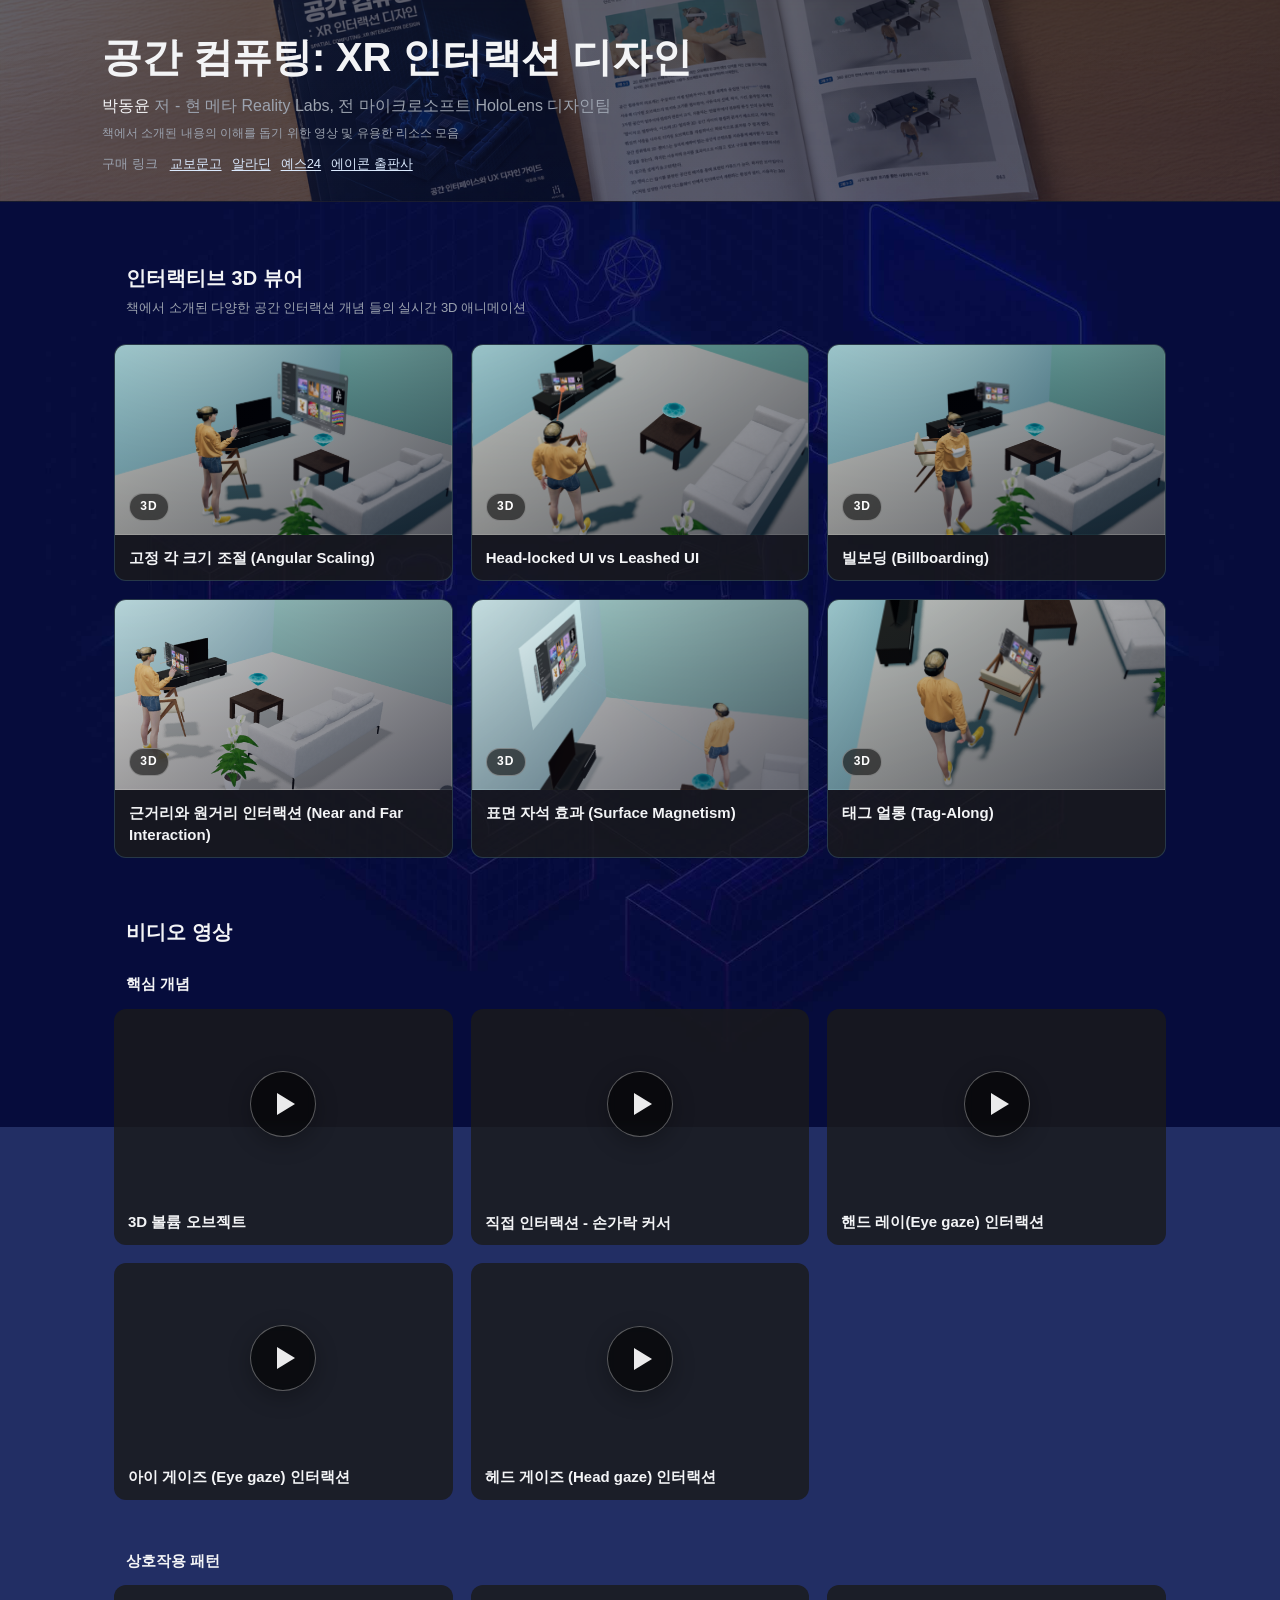
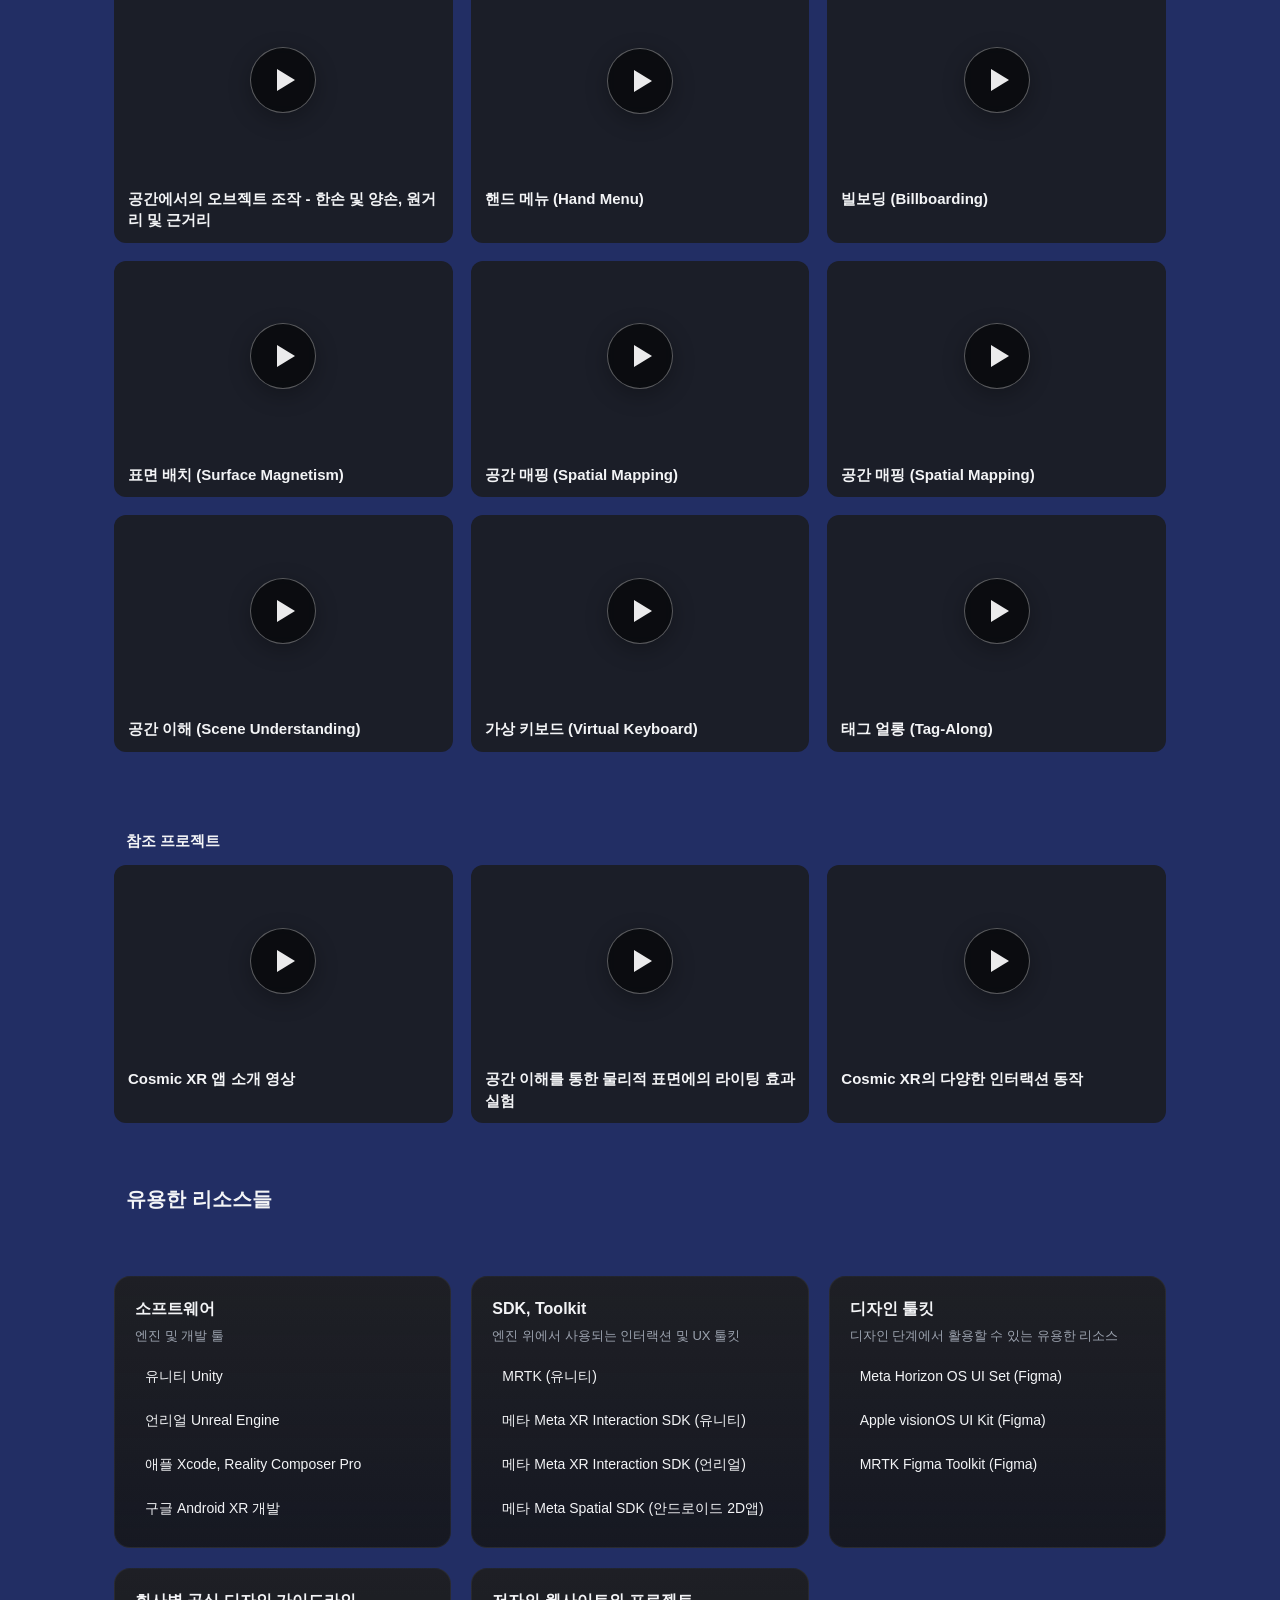
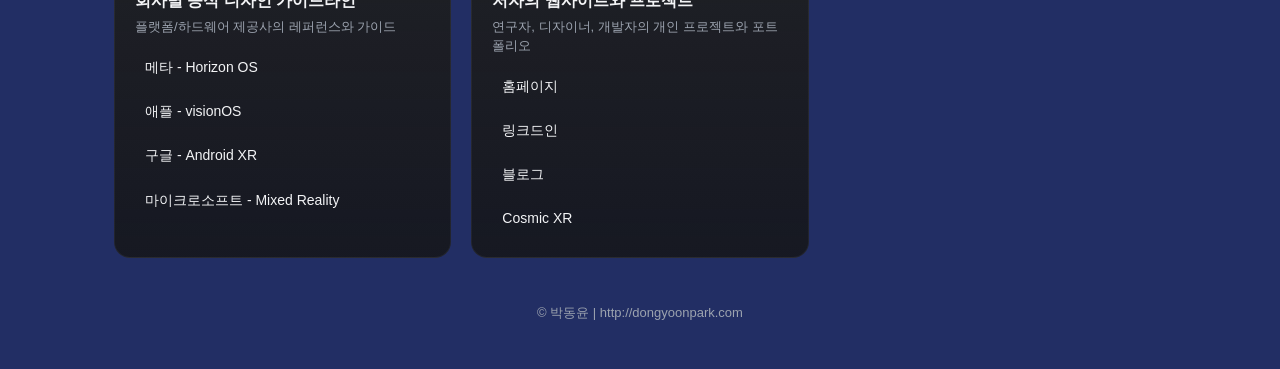
<file: index.html>
<!doctype html>
<html lang="ko">
<head>
  <meta charset="utf-8" />
  <meta name="viewport" content="width=device-width,initial-scale=1" />
  <title>공간 컴퓨팅: XR 인터랙션 디자인</title>
  <link rel="stylesheet" href="styles.css" />
  <meta name="description" content="Curated links for Spatial Computing Design — videos, tools, docs, and authors' projects." />
</head>
<body>
  <header class="topbar">
    <div class="container">
      <h1 class="site-title">공간 컴퓨팅: XR 인터랙션 디자인</h1>
      <p class="tagline1"><a href="https://dongyoonpark.com" target="_blank">박동윤</a> 저 - 현 메타 Reality Labs, 전 마이크로소프트 HoloLens 디자인팀</p>
      <p class="tagline2">책에서 소개된 내용의 이해를 돕기 위한 영상 및 유용한 리소스 모음</p>
      <div class="book-links" aria-label="책 구매 링크">
        <span>구매 링크</span>
        <a href="https://product.kyobobook.co.kr/detail/S000220279645" target="_blank" rel="noopener">교보문고</a>
        <a href="https://www.aladin.co.kr/shop/wproduct.aspx?ItemId=395974447" target="_blank" rel="noopener">알라딘</a>
        <a href="https://www.yes24.com/product/goods/192123866" target="_blank" rel="noopener">예스24</a>
        <a href="https://www.acornpub.co.kr/book/9791161759845" target="_blank" rel="noopener">에이콘 출판사</a>
      </div>
    </div>
  </header>

  <main class="container">
    <section class="section interactive-section" aria-labelledby="interactive-viewer-heading">
      <div class="container">
        <h2 class="section-heading" id="interactive-viewer-heading">인터랙티브 3D 뷰어</h2>
        <p class="section-sub">책에서 소개된 다양한 공간 인터랙션 개념 들의 실시간 3D 애니메이션</p>
      </div>

      <div class="container">
        <div class="tiles">
          <a class="tile viewer-tile" href="./interactive/angular-scaling.html" data-viewer-title="고정 각 크기 조절">
            <div class="thumb viewer-thumb viewer-thumb-angular" aria-hidden="true">
              <span class="viewer-badge">3D</span>
            </div>
            <div class="tile-title">고정 각 크기 조절 (Angular Scaling)</div>
          </a>
          <a class="tile viewer-tile" href="./interactive/head-tracking.html" data-viewer-title="Head-locked UI vs Leashed UI">
            <div class="thumb viewer-thumb viewer-thumb-tracking" aria-hidden="true">
              <span class="viewer-badge">3D</span>
            </div>
            <div class="tile-title">Head-locked UI vs Leashed UI</div>
          </a>
          <a class="tile viewer-tile" href="./interactive/billboarding.html" data-viewer-title="빌보딩">
            <div class="thumb viewer-thumb viewer-thumb-billboarding" aria-hidden="true">
              <span class="viewer-badge">3D</span>
            </div>
            <div class="tile-title">빌보딩 (Billboarding)</div>
          </a>
          <a class="tile viewer-tile" href="./interactive/near-far-interaction.html" data-viewer-title="근거리와 원거리 인터랙션">
            <div class="thumb viewer-thumb viewer-thumb-near-far" aria-hidden="true">
              <span class="viewer-badge">3D</span>
            </div>
            <div class="tile-title">근거리와 원거리 인터랙션 (Near and Far Interaction)</div>
          </a>
          <a class="tile viewer-tile" href="./interactive/surface-magnetism.html" data-viewer-title="표면 자석 효과">
            <div class="thumb viewer-thumb viewer-thumb-surface-magnetism" aria-hidden="true">
              <span class="viewer-badge">3D</span>
            </div>
            <div class="tile-title">표면 자석 효과 (Surface Magnetism)</div>
          </a>
          <a class="tile viewer-tile" href="./interactive/tag-along.html" data-viewer-title="태그 얼롱">
            <div class="thumb viewer-thumb viewer-thumb-tag-along" aria-hidden="true">
              <span class="viewer-badge">3D</span>
            </div>
            <div class="tile-title">태그 얼롱 (Tag-Along)</div>
          </a>
        </div>
      </div>
    </section>

    <!-- Video tiles section (full-width) -->
    <section class="section">
      <div class="container">
        <h2 class="section-heading">비디오 영상</h2>
      </div>

      <div class="container">
        <h3 class="subsection-heading">핵심 개념</h3>
        <div class="tiles">
          <a class="tile" href="https://youtu.be/KH-76aON11w" target="_blank" rel="noopener">
            <div class="thumb" style="background-image: url('https://img.youtube.com/vi/KH-76aON11w/hqdefault.jpg')" aria-hidden="true"></div>
            <div class="tile-title">3D 볼륨 오브젝트</div>
          </a>
          <a class="tile" href="https://youtu.be/PYJIOErtLSY" target="_blank" rel="noopener">
            <div class="thumb" style="background-image: url('https://img.youtube.com/vi/PYJIOErtLSY/hqdefault.jpg')" aria-hidden="true"></div>
            <div class="tile-title">직접 인터랙션 - 손가락 커서</div>
          </a>
          <a class="tile" href="https://youtu.be/ByfHD005nbg" target="_blank" rel="noopener">
            <div class="thumb" style="background-image: url('https://img.youtube.com/vi/ByfHD005nbg/hqdefault.jpg')" aria-hidden="true"></div>
            <div class="tile-title">핸드 레이(Eye gaze) 인터랙션</div>
          </a>
          <a class="tile" href="https://youtu.be/juBYXXnOk-g" target="_blank" rel="noopener">
            <div class="thumb" style="background-image: url('https://img.youtube.com/vi/juBYXXnOk-g/hqdefault.jpg')" aria-hidden="true"></div>
            <div class="tile-title">아이 게이즈 (Eye gaze) 인터랙션</div>
          </a>
          <a class="tile" href="https://youtu.be/OjG9zzNgm9I" target="_blank" rel="noopener">
            <div class="thumb" style="background-image: url('https://img.youtube.com/vi/OjG9zzNgm9I/hqdefault.jpg')" aria-hidden="true"></div>
            <div class="tile-title">헤드 게이즈 (Head gaze) 인터랙션</div>
          </a>
        </div>
      </div>

      <div class="container">
        <h3 class="subsection-heading">상호작용 패턴</h3>
        <div class="tiles">
          <a class="tile" href="https://youtu.be/WYj9Vxklq7s" target="_blank" rel="noopener">
            <div class="thumb" style="background-image: url('https://img.youtube.com/vi/WYj9Vxklq7s/hqdefault.jpg')" aria-hidden="true"></div>
            <div class="tile-title">공간에서의 오브젝트 조작 - 한손 및 양손, 원거리 및 근거리</div>
          </a>
          <a class="tile" href="https://youtu.be/IHgTdMxwoTE" target="_blank" rel="noopener">
            <div class="thumb" style="background-image: url('https://img.youtube.com/vi/IHgTdMxwoTE/hqdefault.jpg')" aria-hidden="true"></div>
            <div class="tile-title">핸드 메뉴 (Hand Menu)</div>
          </a>
          <a class="tile" href="https://youtu.be/qBjdO6uB-SA" target="_blank" rel="noopener">
            <div class="thumb" style="background-image: url('https://img.youtube.com/vi/qBjdO6uB-SA/hqdefault.jpg')" aria-hidden="true"></div>
            <div class="tile-title">빌보딩 (Billboarding)</div>
          </a>
          <a class="tile" href="https://youtu.be/e-jL7n-Mz1o" target="_blank" rel="noopener">
            <div class="thumb" style="background-image: url('https://img.youtube.com/vi/e-jL7n-Mz1o/hqdefault.jpg')" aria-hidden="true"></div>
            <div class="tile-title">표면 배치 (Surface Magnetism)</div>
          </a>
          <a class="tile" href="https://youtu.be/vPERjXZVJ9M" target="_blank" rel="noopener">
            <div class="thumb" style="background-image: url('https://img.youtube.com/vi/vPERjXZVJ9M/hqdefault.jpg')" aria-hidden="true"></div>
            <div class="tile-title">공간 매핑 (Spatial Mapping)</div>
          </a>
          <a class="tile" href="https://youtu.be/XVl0SVJbn4w" target="_blank" rel="noopener">
            <div class="thumb" style="background-image: url('https://img.youtube.com/vi/XVl0SVJbn4w/hqdefault.jpg')" aria-hidden="true"></div>
            <div class="tile-title">공간 매핑 (Spatial Mapping)</div>
          </a>
          <a class="tile" href="https://youtu.be/j0TzfPWFF6M" target="_blank" rel="noopener">
            <div class="thumb" style="background-image: url('https://img.youtube.com/vi/j0TzfPWFF6M/hqdefault.jpg')" aria-hidden="true"></div>
            <div class="tile-title">공간 이해 (Scene Understanding)</div>
          </a>
          <a class="tile" href="https://youtu.be/B51Dit8YHTw" target="_blank" rel="noopener">
            <div class="thumb" style="background-image: url('https://img.youtube.com/vi/B51Dit8YHTw/hqdefault.jpg')" aria-hidden="true"></div>
            <div class="tile-title">가상 키보드 (Virtual Keyboard)</div>
          </a>
          <a class="tile" href="https://youtu.be/7L1noF39bO4" target="_blank" rel="noopener">
            <div class="thumb" style="background-image: url('https://img.youtube.com/vi/7L1noF39bO4/hqdefault.jpg')" aria-hidden="true"></div>
            <div class="tile-title">태그 얼롱 (Tag-Along)</div>
          </a>
        </div>
      </div>
    </section>
    <div class="container">
        <h3 class="subsection-heading">참조 프로젝트</h3>
        <div class="tiles">
          <a class="tile" href="https://youtu.be/L6dKh9ENsaY" target="_blank" rel="noopener">
            <div class="thumb" style="background-image: url('https://img.youtube.com/vi/L6dKh9ENsaY/hqdefault.jpg')" aria-hidden="true"></div>
            <div class="tile-title">Cosmic XR 앱 소개 영상</div>
          </a>
          <a class="tile" href="https://youtu.be/g7d-3kga-Bo" target="_blank" rel="noopener">
            <div class="thumb" style="background-image: url('https://img.youtube.com/vi/g7d-3kga-Bo/hqdefault.jpg')" aria-hidden="true"></div>
            <div class="tile-title">공간 이해를 통한 물리적 표면에의 라이팅 효과 실험</div>
          </a>
          <a class="tile" href="https://youtu.be/B-O4hh-0BRk" target="_blank" rel="noopener">
            <div class="thumb" style="background-image: url('https://img.youtube.com/vi/B-O4hh-0BRk/hqdefault.jpg')" aria-hidden="true"></div>
            <div class="tile-title">Cosmic XR의 다양한 인터랙션 동작</div>
          </a>
        </div>
      </div>

    <div class="container">
        <h2 class="section-heading">유용한 리소스들</h2>
    </div>

    <section class="grid">

      <!-- 유용한 툴 및 소프트웨어 -->
      <article class="card">
        <h2 class="card-title">소프트웨어</h2>
        <p class="card-desc">엔진 및 개발 툴</p>
        <ul class="link-list">
          <li><a href="https://unity.com/" target="_blank" rel="noopener">유니티 Unity</a></li>
          <li><a href="https://www.unrealengine.com/" target="_blank" rel="noopener">언리얼 Unreal Engine</a></li>
          <li><a href="https://developer.apple.com/augmented-reality/tools/" target="_blank" rel="noopener">애플 Xcode, Reality Composer Pro</a></li>
          <li><a href="https://developer.android.com/develop/xr/get-started" target="_blank" rel="noopener">구글 Android XR 개발</a></li>
        </ul>
      </article>

      <article class="card">
        <h2 class="card-title">SDK, Toolkit</h2>
        <p class="card-desc">엔진 위에서 사용되는 인터랙션 및 UX 툴킷</p>
        <ul class="link-list">
          <li><a href="https://learn.microsoft.com/en-us/windows/mixed-reality/mrtk-unity/mrtk3-overview/" target="_blank" rel="noopener">MRTK (유니티)</a></li>
          <li><a href="https://developers.meta.com/horizon/documentation/unity/unity-isdk-interaction-sdk-overview/" target="_blank" rel="noopener">메타 Meta XR Interaction SDK (유니티)</a></li>
          <li><a href="https://developers.meta.com/horizon/documentation/unreal/unreal-isdk-overview/" target="_blank" rel="noopener">메타 Meta XR Interaction SDK (언리얼)</a></li>
          <li><a href="https://developers.meta.com/horizon/develop/spatial-sdk" target="_blank" rel="noopener">메타 Meta Spatial SDK (안드로이드 2D앱)</a></li>
        </ul>
      </article>
      
      <article class="card">
        <h2 class="card-title">디자인 툴킷</h2>
        <p class="card-desc">디자인 단계에서 활용할 수 있는 유용한 리소스</p>
        <ul class="link-list">
          <li><a href="https://www.figma.com/community/file/1509641173090552632" target="_blank" rel="noopener">Meta Horizon OS UI Set (Figma)</a></li>
          <li><a href="https://www.figma.com/community/file/1253443272911187215/apple-design-resources-visionos" target="_blank" rel="noopener">Apple visionOS UI Kit (Figma)</a></li>
          <li><a href="https://www.figma.com/community/file/1145959192595816999" target="_blank" rel="noopener">MRTK Figma Toolkit (Figma)</a></li>
        </ul>
      </article>

      <!-- 회사별 공식 문서 -->
      <article class="card">
        <h2 class="card-title">회사별 공식 디자인 가이드라인</h2>
        <p class="card-desc">플랫폼/하드웨어 제공사의 레퍼런스와 가이드</p>
        <ul class="link-list">
          <li><a href="https://developers.meta.com/horizon/design/" target="_blank" rel="noopener">메타 - Horizon OS</a></li>
          <li><a href="https://developer.apple.com/design/human-interface-guidelines/designing-for-visionos" target="_blank" rel="noopener">애플 - visionOS</a></li>
          <li><a href="https://developer.android.com/design/ui/xr" target="_blank" rel="noopener">구글 - Android XR</a></li>
          <li><a href="https://learn.microsoft.com/en-us/windows/mixed-reality/" target="_blank" rel="noopener">마이크로소프트 - Mixed Reality</a></li>
        </ul>
      </article>

      <!-- 저자의 웹사이트와 프로젝트 -->
      <article class="card">
        <h2 class="card-title">저자의 웹사이트와 프로젝트</h2>
        <p class="card-desc">연구자, 디자이너, 개발자의 개인 프로젝트와 포트폴리오</p>
        <ul class="link-list">
          <li><a href="https://dongyoonpark.com/" target="_blank" rel="noopener">홈페이지</a></li>
          <li><a href="https://www.linkedin.com/in/cre8ivepark" target="_blank" rel="noopener">링크드인</a></li>
          <li><a href="https://mixedrealitynow.com" target="_blank" rel="noopener">블로그</a></li>
          <li><a href="https://cosmicxr.brdystudios.com/" target="_blank" rel="noopener">Cosmic XR</a></li>
        </ul>
      </article>
    </section>

    <footer class="footer">
      <p class="muted">© 박동윤 | http://dongyoonpark.com</p>
    </footer>
  </main>

  <!-- Video Player Modal -->
  <div class="video-modal" id="videoModal">
    <div class="video-modal-content">
      <button class="video-modal-close" id="closeVideoBtn" aria-label="Close video">
        <svg width="24" height="24" viewBox="0 0 24 24" fill="none" stroke="currentColor" stroke-width="2">
          <line x1="18" y1="6" x2="6" y2="18"></line>
          <line x1="6" y1="6" x2="18" y2="18"></line>
        </svg>
      </button>
      <div class="video-container">
        <iframe id="videoPlayer" width="100%" height="100%" src="" title="YouTube video player" frameborder="0" allow="accelerometer; autoplay; clipboard-write; encrypted-media; gyroscope; picture-in-picture" allowfullscreen></iframe>
      </div>
    </div>
  </div>

  <div class="viewer-modal" id="viewerModal" aria-hidden="true">
    <div class="viewer-modal-content">
      <button class="viewer-modal-close" id="closeViewerBtn" aria-label="3D 뷰어 닫기">×</button>
      <iframe
        id="viewerFrame"
        src=""
        title="인터랙티브 3D 뷰어"
        allow="fullscreen"
      ></iframe>
    </div>
  </div>

  <script>
    // Video player overlay functionality
    const videoModal = document.getElementById('videoModal');
    const videoPlayer = document.getElementById('videoPlayer');
    const closeVideoBtn = document.getElementById('closeVideoBtn');
    const videoTiles = document.querySelectorAll('.tile[href*="youtu.be"]');

    videoTiles.forEach(tile => {
      tile.addEventListener('click', (e) => {
        e.preventDefault();
        const youtubeUrl = tile.getAttribute('href');
        const match = youtubeUrl.match(/youtu\.be\/([a-zA-Z0-9_-]{11})/);
        if (!match) return;
        const videoId = match[1];
        const embedUrl = `https://www.youtube.com/embed/${videoId}?autoplay=1`;
        videoPlayer.src = embedUrl;
        videoModal.classList.add('active');
        document.body.style.overflow = 'hidden';
      });
    });

    closeVideoBtn.addEventListener('click', () => {
      videoModal.classList.remove('active');
      videoPlayer.src = '';
      document.body.style.overflow = '';
    });

    videoModal.addEventListener('click', (e) => {
      if (e.target === videoModal) {
        videoModal.classList.remove('active');
        videoPlayer.src = '';
        document.body.style.overflow = '';
      }
    });

    const viewerModal = document.getElementById('viewerModal');
    const viewerFrame = document.getElementById('viewerFrame');
    const closeViewerBtn = document.getElementById('closeViewerBtn');
    const viewerTiles = document.querySelectorAll('.viewer-tile');

    const closeViewer = () => {
      viewerModal.classList.remove('active');
      viewerModal.setAttribute('aria-hidden', 'true');
      viewerFrame.src = '';
      document.body.style.overflow = '';
    };

    viewerTiles.forEach(tile => {
      tile.addEventListener('click', (e) => {
        e.preventDefault();
        viewerFrame.src = tile.href;
        viewerModal.classList.add('active');
        viewerModal.setAttribute('aria-hidden', 'false');
        document.body.style.overflow = 'hidden';
      });
    });

    closeViewerBtn.addEventListener('click', closeViewer);
    viewerModal.addEventListener('click', (e) => {
      if (e.target === viewerModal) closeViewer();
    });

    // Close on Escape key
    document.addEventListener('keydown', (e) => {
      if (e.key === 'Escape' && videoModal.classList.contains('active')) {
        videoModal.classList.remove('active');
        videoPlayer.src = '';
        document.body.style.overflow = '';
      }
      if (e.key === 'Escape' && viewerModal.classList.contains('active')) {
        closeViewer();
      }
    });
  </script>
</body>
</html>
</file>
<file: styles.css>
:root{
  --bg:#0f0f0f;
  --card:#1a1a1acf;
  --muted:#9ca3af;
  --accent-start:#0a0e27;
  --accent-end:#1a1f3a;
  --text:#f3f4f6;
  --radius:16px;
  --glass-blur:8px;
  --shadow: none;
  --shadow-hover: 0 12px 40px rgba(0, 0, 0, 0.4);
  --max-width:1100px;
}

*{box-sizing:border-box}
html,body{height:100%}
body{
  margin:0;
  font-family: -apple-system, "SF Pro Text", "Segoe UI", Roboto, "Helvetica Neue", Arial, system-ui;
  background-color: #222E64;
  background-image: url("Background.jpg");
  background-position: center;
  background-repeat: no-repeat;
  background-size: cover;
  background-attachment: fixed;
  color:var(--text);
  -webkit-font-smoothing:antialiased;
  -moz-osx-font-smoothing:grayscale;
  line-height:1.45;
  padding-bottom:60px;
}

/* Top bar */
.topbar{
  position: relative;
  backdrop-filter: blur(6px);
  background: linear-gradient(180deg, rgba(20,20,20,0.6), rgba(15,15,15,0.45));
  border-bottom: 1px solid rgba(255,255,255,0.05);
  box-shadow: var(--shadow);
  padding: 0; /* allow inner container to control horizontal spacing */
  overflow: hidden;
}

.topbar::before{
  content: "";
  position: absolute;
  inset: 0;
  background-image: url('Banner.jpg');
  background-size: cover;
  background-position: center;
  opacity: 0.35;
  z-index: 0;
}

.topbar .container{
  position: relative;
  z-index: 1;
  padding:28px 12px; /* match page content horizontal padding */
}

.container{
  max-width:var(--max-width);
  margin:0 auto;
  padding:28px 12px;
}
.site-title{
  margin:0;
  font-weight:900;
  font-size:40px;
  letter-spacing:-0.2px;
}
.tagline1{
  margin:8px 0 0;
  color:var(--muted);
  font-size:16px;
}
.tagline2{
  margin:8px 0 0;
  color:var(--muted);
  font-size:12px;
}

.book-links{
  display:flex;
  flex-wrap:wrap;
  gap:8px 10px;
  margin-top:12px;
  font-size:13px;
}

.book-links span{
  color:var(--muted);
  margin-right:2px;
}

.book-links a{
  color:#dbeafe;
  text-decoration:underline;
  text-underline-offset:2px;
}

.book-links a:hover{
  color:#7dd3fc;
}

/* Grid of cards */
.grid{
  display:grid;
  grid-template-columns: repeat(1,1fr);
  gap:20px;
  margin-top:28px;
  max-width:var(--max-width);
  margin-left:auto;
  margin-right:auto;
  padding:0 12px;
}
@media(min-width:780px){
  .grid{grid-template-columns: repeat(2,1fr)}
}
@media(min-width:1150px){
  .grid{grid-template-columns: repeat(3,1fr)}
}

/* Section headings for full-width sections */
.section{
  margin: 18px 0 0;
}
.section .container:first-child{
  padding: 10px 12px 0;
  margin-bottom: 26px;
}
.section .container{
  padding: 0 12px 26px;
}
.section-heading{
  font-size:20px;
  margin:6px 0 6px;
  font-weight:700;
  padding:0 12px;
}
.section-sub{
  color:var(--muted);
  margin:0 0 14px 0;
  font-size:13px;
  padding:0 12px;
}
.subsection-heading{
  font-size:15px;
  margin:24px 0 14px 0;
  font-weight:600;
  color:var(--text);
  padding:0 12px;
}

/* Tiles grid for video thumbnails */
.tiles{
  display:grid;
  grid-template-columns: repeat(1, 1fr);
  gap:18px;
}
@media(min-width:700px){
  .tiles{grid-template-columns: repeat(2, 1fr)}
}
@media(min-width:1100px){
  .tiles{grid-template-columns: repeat(3, 1fr)}
}

.tile{
  display:block;
  background: var(--card);
  border-radius:12px;
  overflow:hidden;
  text-decoration:none;
  color:inherit;
  box-shadow: var(--shadow);
  transition: box-shadow .18s;
}
.tile:hover{box-shadow: var(--shadow-hover)}

.viewer-tile{
  border:1px solid rgba(125,211,252,.18);
}

.thumb{
  width:100%;
  aspect-ratio: 16 / 9;
  background-size:cover;
  background-position:center;
}

.tile[href*="youtu.be"] .thumb {
  position:relative;
}

.tile[href*="youtu.be"] .thumb::before {
  content:"";
  position:absolute;
  top:50%;
  left:50%;
  width:64px;
  height:64px;
  border:1px solid rgba(255,255,255,.32);
  border-radius:50%;
  background:rgba(0,0,0,.58);
  box-shadow:0 6px 22px rgba(0,0,0,.28);
  backdrop-filter:blur(4px);
  transform:translate(-50%,-50%);
}

.tile[href*="youtu.be"] .thumb::after {
  content:"";
  position:absolute;
  top:50%;
  left:calc(50% + 3px);
  width:0;
  height:0;
  border-top:11px solid transparent;
  border-bottom:11px solid transparent;
  border-left:18px solid rgba(255,255,255,.92);
  transform:translate(-50%,-50%);
}


.viewer-thumb{
  position:relative;
  display:flex;
  align-items:flex-end;
  padding:14px;
  background-image:
    linear-gradient(145deg, rgba(4,8,28,.02), rgba(4,8,28,.58));
}

.viewer-thumb-angular{
  background-image:
    linear-gradient(145deg, rgba(4,8,28,.02), rgba(4,8,28,.58)),
    url('./interactive/Thumb_AngularScaling.png');
}
.viewer-thumb-tracking{
  background-image:
    linear-gradient(145deg, rgba(4,8,28,.02), rgba(4,8,28,.58)),
    url('./interactive/Thumb_HeadlockVsLeashed.png');
}
.viewer-thumb-billboarding{
  background-image:
    linear-gradient(145deg, rgba(4,8,28,.02), rgba(4,8,28,.58)),
    url('./interactive/Thumb_Billboarding.png');
}
.viewer-thumb-near-far{
  background-image:
    linear-gradient(145deg, rgba(4,8,28,.02), rgba(4,8,28,.58)),
    url('./interactive/Thumb_NearFarInteraction.png');
}
.viewer-thumb-surface-magnetism{
  background-image:
    linear-gradient(145deg, rgba(4,8,28,.02), rgba(4,8,28,.58)),
    url('./interactive/Thumb_SurfaceMagnetism.png');
}
.viewer-thumb-tag-along{
  background-image:
    linear-gradient(145deg, rgba(4,8,28,.02), rgba(4,8,28,.58)),
    url('./interactive/Thumb_TagAlong.png');
}

.viewer-badge{
  display:inline-flex;
  align-items:center;
  justify-content:center;
  min-width:40px;
  height:28px;
  padding:0 10px;
  border:1px solid rgba(255,255,255,.34);
  border-radius:999px;
  background:rgba(15,15,15,.62);
  color:#fff;
  font-size:12px;
  font-weight:800;
  letter-spacing:.08em;
  backdrop-filter:blur(8px);
}

.tile-title{
  padding:12px 14px;
  font-weight:600;
  font-size:15px;
}


.card{
  background: linear-gradient(180deg, rgba(30,30,30,0.9), rgba(20,20,20,0.82));
  border-radius:var(--radius);
  padding:20px;
  box-shadow: var(--shadow);
  border: 1px solid rgba(255,255,255,0.05);
  transition: box-shadow .22s;
  display:flex;
  flex-direction:column;
  justify-content:flex-start;
}

.card:hover{
  box-shadow: var(--shadow-hover);
}

.card-title{
  margin:0 0 6px 0;
  font-size:16px;
  font-weight:600;
}
.card-desc{
  margin:0 0 12px 0;
  color:var(--muted);
  font-size:13px;
}

/* Links */
.link-list{
  list-style:none;
  padding:0;
  margin:0;
  display:flex;
  flex-direction:column;
  gap:8px;
}
.link-list a{
  text-decoration:none;
  color: var(--text);
  padding:8px 10px;
  border-radius:12px;
  display:block;
  font-size:14px;
  transition: background .15s, color .15s, transform .12s;
}
.link-list a:hover{
  background:linear-gradient(90deg, rgba(255,255,255,0.08), rgba(255,255,255,0.05));
}

/* Override href link colors globally */
a {
  color: var(--text);
  text-decoration: none;
  transition: color 0.2s ease;
}

a:visited {
  color: var(--text);
}

a:hover {
  color: #0171c6;
}

/* Footer */
.footer{
  margin-top:28px;
  margin-left:12px;
  margin-right:12px;
  padding:18px;
  border-radius:12px;
  background:transparent;
  color:var(--muted);
  text-align:center;
  font-size:13px;
}
.muted{color:var(--muted)}

/* Utility */
p{margin:0}

/* Video Player Modal */
.video-modal {
  display: none;
  position: fixed;
  top: 0;
  left: 0;
  right: 0;
  bottom: 0;
  background: rgba(0, 0, 0, 0.95);
  z-index: 1000;
  backdrop-filter: blur(2px);
  opacity: 0;
  transition: opacity 0.3s ease;
}

.video-modal.active {
  display: flex;
  opacity: 1;
  justify-content: center;
  align-items: center;
}

.video-modal-content {
  position: relative;
  width: 90%;
  max-width: 1000px;
  aspect-ratio: 16 / 9;
  border-radius: 12px;
  overflow: hidden;
  box-shadow: 0 20px 60px rgba(0, 0, 0, 0.8);
  animation: slideIn 0.4s ease;
}

@keyframes slideIn {
  from {
    transform: scale(0.9);
    opacity: 0;
  }
  to {
    transform: scale(1);
    opacity: 1;
  }
}

.video-container {
  width: 100%;
  height: 100%;
}

.video-container iframe {
  display: block;
}

.video-modal-close {
  position: absolute;
  top: 16px;
  right: 16px;
  width: 40px;
  height: 40px;
  background: rgba(0, 0, 0, 0.6);
  border: 1px solid rgba(255, 255, 255, 0.1);
  border-radius: 8px;
  color: var(--text);
  cursor: pointer;
  display: flex;
  align-items: center;
  justify-content: center;
  z-index: 1001;
  transition: background 0.2s, border-color 0.2s;
}

.video-modal-close:hover {
  background: rgba(0, 0, 0, 0.8);
  border-color: rgba(255, 255, 255, 0.2);
}

.viewer-modal{
  display:none;
  position:fixed;
  inset:0;
  z-index:1100;
  padding:24px;
  background:rgba(0,0,0,.88);
  backdrop-filter:blur(8px);
}

.viewer-modal.active{
  display:flex;
  align-items:center;
  justify-content:center;
}

.viewer-modal-content{
  position:relative;
  width:min(1440px, 96vw);
  height:min(900px, 92vh);
  overflow:hidden;
  border:1px solid rgba(255,255,255,.12);
  border-radius:16px;
  background:#11131b;
  box-shadow:0 24px 80px rgba(0,0,0,.72);
}

.viewer-modal-close{
  position:absolute;
  top:12px;
  right:12px;
  z-index:2;
  width:36px;
  height:36px;
  border:0;
  border-radius:9px;
  background:rgba(17,19,27,.78);
  color:#fff;
  cursor:pointer;
  font-size:26px;
  line-height:1;
}

.viewer-modal-close:hover{
  background:rgba(255,255,255,.15);
}

.viewer-modal iframe{
  display:block;
  width:100%;
  height:100%;
  border:0;
  background:#eef6f4;
}

@media (max-width: 768px) {
  .video-modal-content {
    width: 95%;
    aspect-ratio: 16 / 9;
  }
  
  .video-modal-close {
    width: 36px;
    height: 36px;
    top: 12px;
    right: 12px;
  }

  .viewer-modal{
    padding:8px;
  }

  .viewer-modal-content{
    width:100%;
    height:96vh;
    border-radius:12px;
  }
}
</file>
